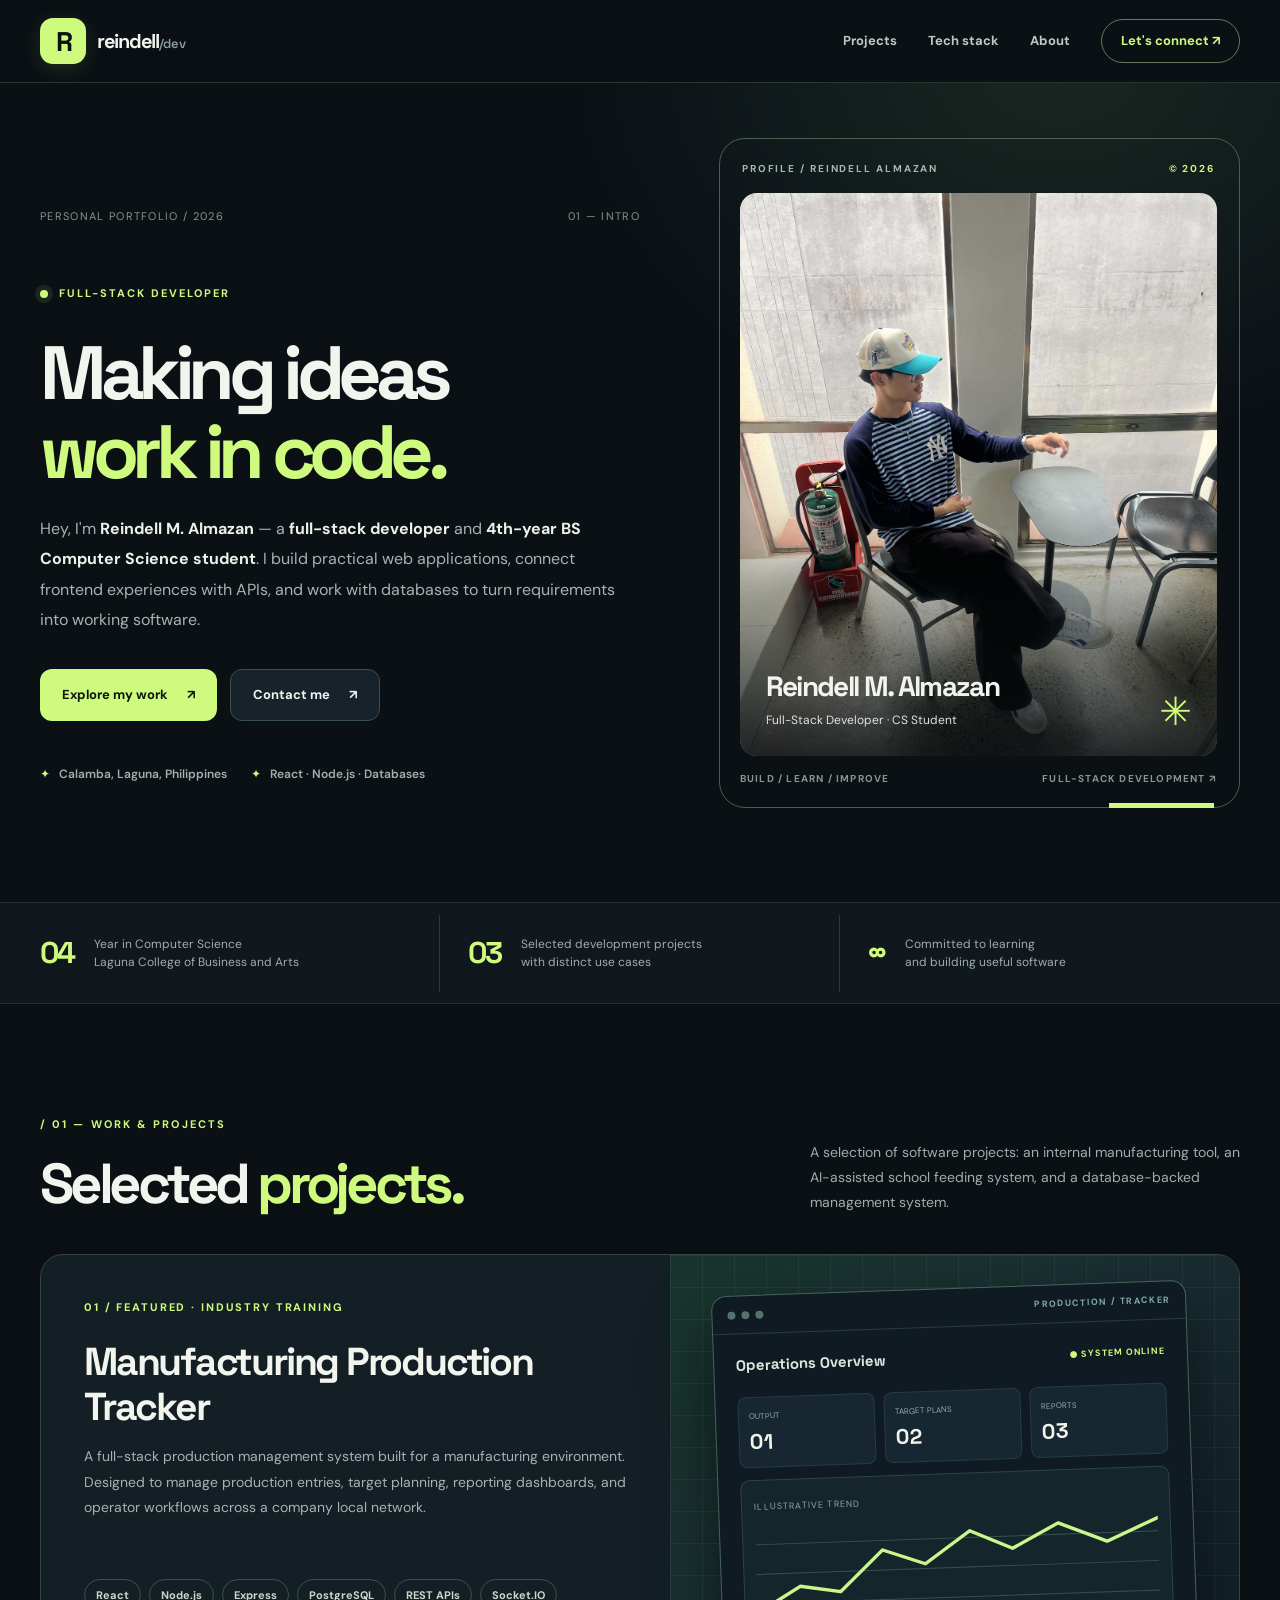
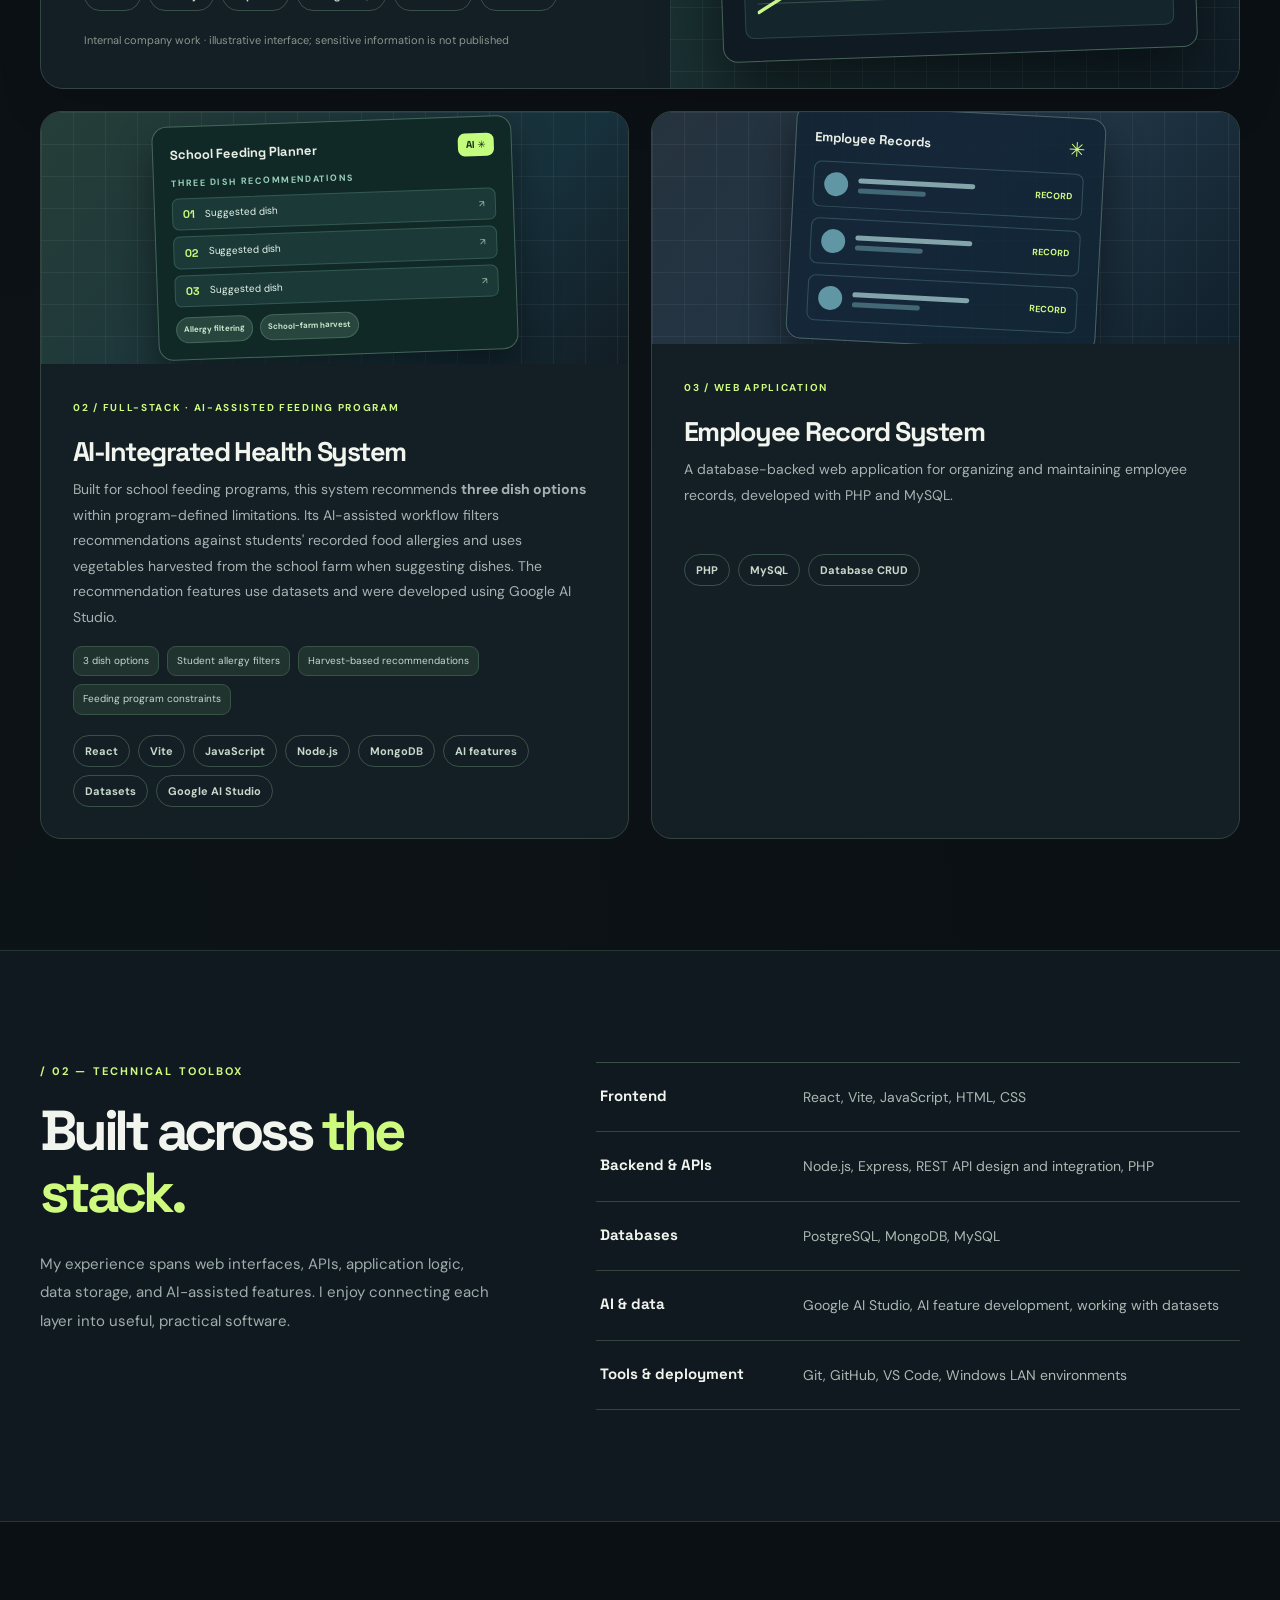
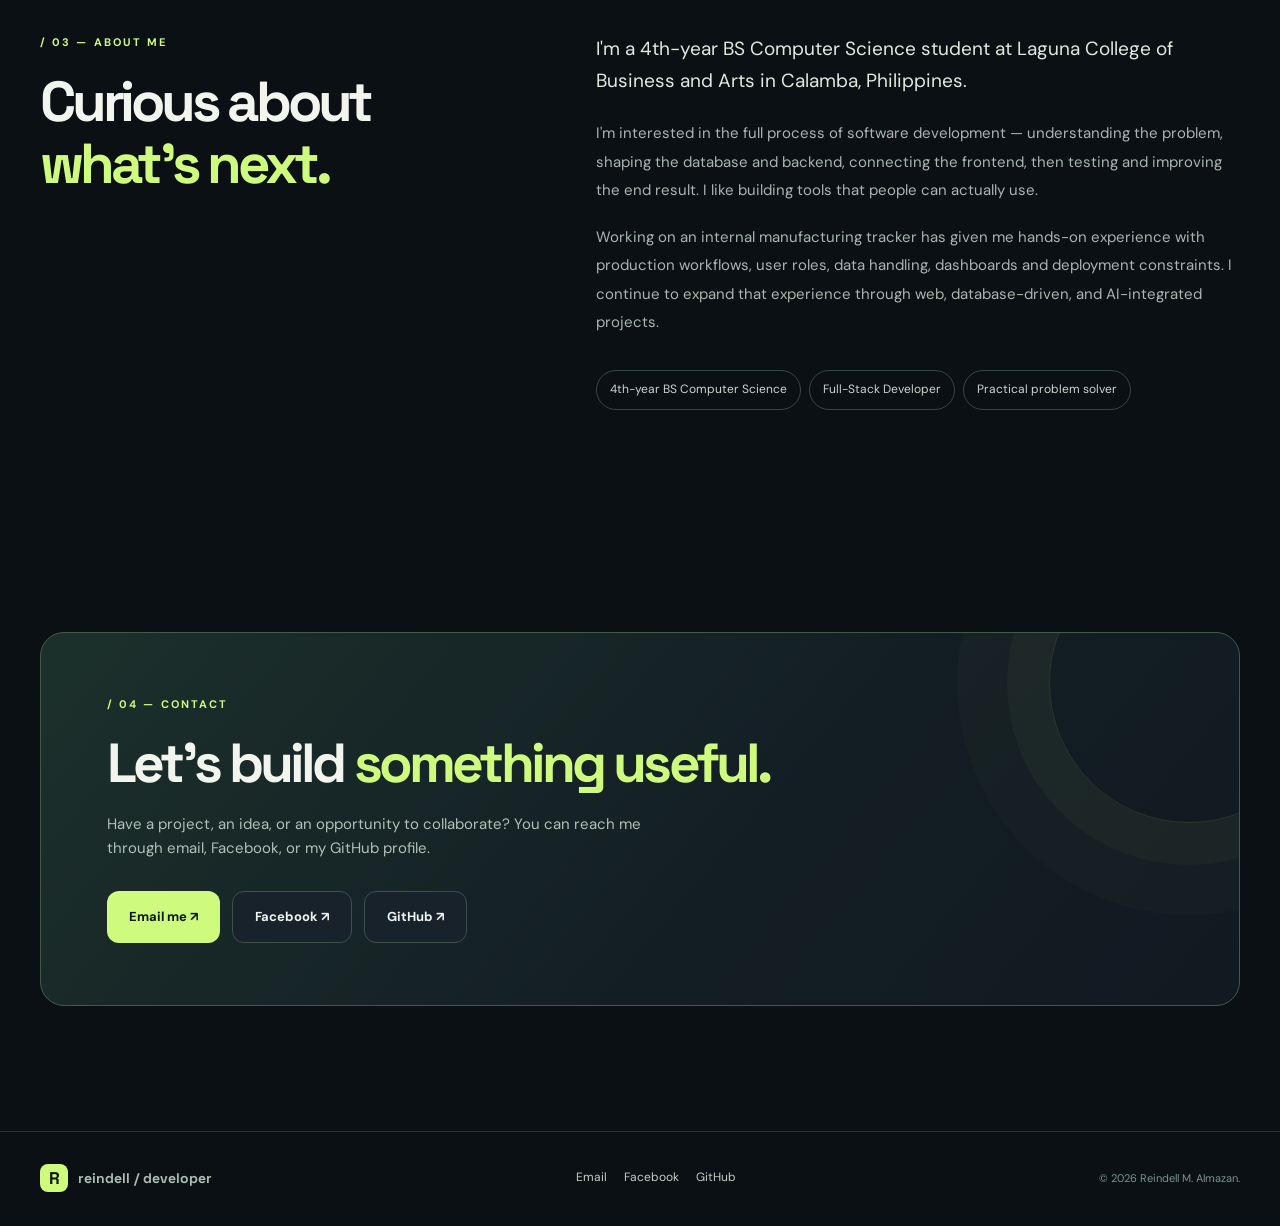
<file: index.html>
<!doctype html>
<html lang="en">
<head>
  <meta charset="utf-8">
  <meta name="viewport" content="width=device-width, initial-scale=1">
  <meta name="theme-color" content="#0b1015">
  <meta name="color-scheme" content="dark">
  <title>Reindell M. Almazan — Full-Stack Developer</title>
  <meta name="description" content="Portfolio of Reindell M. Almazan, a full-stack developer and fourth-year BS Computer Science student in the Philippines. Software projects, technology stack, and contact information.">
  <link rel="canonical" href="https://reindell.github.io/">
  <meta property="og:type" content="website">
  <meta property="og:title" content="Reindell M. Almazan — Full-Stack Developer">
  <meta property="og:description" content="Building practical software, from frontend to APIs and databases.">
  <meta property="og:url" content="https://reindell.github.io/">
  <meta property="og:image" content="https://reindell.github.io/site-icon.png?v=2">
  <meta property="og:image:width" content="512">
  <meta property="og:image:height" content="512">
  <meta name="twitter:card" content="summary">
  <meta name="twitter:image" content="https://reindell.github.io/site-icon.png?v=2">
  <link rel="icon" type="image/svg+xml" href="/favicon.svg?v=2">
  <link rel="icon" sizes="any" href="/favicon.ico?v=2">
  <link rel="apple-touch-icon" sizes="180x180" href="/apple-touch-icon.png?v=2">
  <link rel="preconnect" href="https://fonts.googleapis.com">
  <link rel="preconnect" href="https://fonts.gstatic.com" crossorigin>
  <link href="https://fonts.googleapis.com/css2?family=DM+Sans:wght@400;500;600;700&family=Space+Grotesk:wght@400;500;600;700&display=swap" rel="stylesheet">
  <style>
    :root{--bg:#0b1015;--bg-raised:#111921;--bg-panel:#141e27;--border:#27343a;--border-hi:#40534a;--text:#f1f5ee;--muted:#9faaa8;--muted2:#7f9290;--accent:#cefb7e;--accent-dark:#aee967;--blue:#b3ddd9;--font:'DM Sans',system-ui,-apple-system,'Segoe UI',sans-serif;--heading:'Space Grotesk',system-ui,sans-serif}
    *,*::before,*::after{box-sizing:border-box}
    html{scroll-behavior:smooth;scroll-padding-top:96px}
    body{margin:0;background:var(--bg);color:var(--text);font:400 15px/1.65 var(--font);-webkit-font-smoothing:antialiased;overflow-x:hidden}
    a{color:inherit}button{font:inherit}img{display:block;max-width:100%} ::selection{background:var(--accent);color:var(--bg)}
    :focus-visible{outline:3px solid var(--accent);outline-offset:4px}
    .container{width:min(1220px,calc(100% - 80px));margin-inline:auto}
    .skip-link{position:absolute;left:16px;top:-80px;background:var(--accent);color:var(--bg);padding:12px 17px;z-index:80;text-decoration:none;font-weight:700}.skip-link:focus{top:12px}
    .header{position:sticky;top:0;z-index:40;background:rgba(11,16,21,.88);backdrop-filter:blur(18px);border-bottom:1px solid #28362f}
    .nav{display:flex;align-items:center;justify-content:space-between;gap:24px;height:82px}
    .brand{display:inline-flex;align-items:center;gap:11px;text-decoration:none;min-width:max-content}
    .brand-mark{display:grid;place-items:center;width:46px;height:46px;background:var(--accent);color:#09130e;border-radius:13px;font:700 27px/1 var(--heading);letter-spacing:-.08em;box-shadow:0 5px 20px #baff7420}
    .brand-name{font:700 20px/1 var(--heading);letter-spacing:-.065em}.brand-name span{color:#8e9d9c;font-size:13px;font-weight:600;letter-spacing:-.025em}
    .nav-links{display:flex;align-items:center;gap:31px}.nav-links a{font-size:13px;font-weight:700;text-decoration:none;color:#bdc9c5;transition:color .2s}.nav-links a:hover{color:var(--accent)}
    .nav-links .nav-cta{border:1px solid #657a57;border-radius:100px;padding:10px 19px;color:var(--accent)}
    .nav-toggle{display:none;align-items:center;justify-content:center;width:44px;height:44px;background:#162128;color:var(--text);border:1px solid #34483e;border-radius:12px;cursor:pointer}
    .nav-toggle svg{height:22px;width:22px}
    .eyebrow{display:inline-flex;align-items:center;gap:11px;letter-spacing:.18em;text-transform:uppercase;font:700 11px/1.5 var(--font);color:var(--accent)}
    .eyebrow-dot{width:8px;height:8px;background:var(--accent);border-radius:50%;box-shadow:0 0 0 5px rgba(206,251,126,.09)}
    .hero{position:relative;isolation:isolate;padding:55px 0 94px;overflow:hidden}
    .hero::before{content:"";position:absolute;z-index:-1;width:1000px;height:780px;top:-410px;right:-280px;background:radial-gradient(ellipse at center,#57774736 0%,#4d82601a 35%,transparent 69%);pointer-events:none}
    .hero-grid{display:grid;grid-template-columns:minmax(0,1.08fr) minmax(0,.92fr);align-items:center;gap:67px}
    .hero-copy{padding-top:45px}
    .hero-index{display:flex;align-items:center;justify-content:space-between;max-width:600px;color:#85968f;font-size:11px;letter-spacing:.12em;text-transform:uppercase;margin-bottom:56px}
    .hero h1{font:700 clamp(56px,5.9vw,90px)/1.035 var(--heading);letter-spacing:-.085em;margin:29px 0 23px;max-width:720px}
    .hero h1 .line{display:block}.hero h1 .accent{color:var(--accent)}
    .hero-description{font-size:16px;line-height:1.91;color:#a7b3b1;max-width:580px;margin:0}
    .hero-description strong{color:#ecf1e9;font-weight:700}
    .hero-actions{display:flex;align-items:center;flex-wrap:wrap;gap:13px;margin-top:33px}
    .button{display:inline-flex;align-items:center;justify-content:center;gap:19px;min-height:52px;padding:13px 22px;border-radius:12px;font:700 13px/1.5 var(--font);text-decoration:none;transition:transform .2s,background .2s,border-color .2s}
    .button:hover{transform:translateY(-3px)}.button-primary{background:var(--accent);color:#0c170d}.button-primary:hover{background:#dfffaa}.button-secondary{background:#18222a;color:#eff4f0;border:1px solid #3e504d}.button-secondary:hover{border-color:#91b975}
    .hero-details{display:flex;flex-wrap:wrap;gap:24px;margin-top:44px;color:#a2b1ae;font-size:12px;font-weight:600}.hero-details span::before{content:"✦";color:var(--accent);margin-right:9px}
    .portrait-wrap{position:relative;padding:23px 23px 21px 21px;margin-left:auto;width:100%;max-width:540px}
    .portrait-wrap::before{content:"";position:absolute;inset:0;border:1px solid #49614a;border-radius:26px;pointer-events:none}
    .portrait-wrap::after{content:"";position:absolute;bottom:0;right:26px;width:105px;height:5px;background:var(--accent)}
    .portrait-label{display:flex;justify-content:space-between;align-items:center;gap:15px;margin-bottom:15px;padding:0 2px;font-size:10px;font-weight:700;letter-spacing:.19em;color:#a7b8ad}
    .portrait-label span:last-child{color:var(--accent)}
    .portrait-frame{position:relative;border-radius:17px;overflow:hidden;height:clamp(440px,44vw,594px);background:#27312d}
    .portrait-frame::after{content:"";position:absolute;inset:45% 0 0;background:linear-gradient(transparent,rgba(9,14,17,.06) 20%,rgba(8,13,16,.85) 100%);pointer-events:none}
    .portrait-frame img{width:100%;height:100%;object-fit:cover;object-position:center 45%}
    .portrait-text{position:absolute;z-index:2;bottom:25px;left:26px;right:25px;display:flex;justify-content:space-between;align-items:end;gap:8px}
    .portrait-text strong{font:700 28px/1 var(--heading);letter-spacing:-.06em}.portrait-text span{display:block;font-size:12px;color:#dbe5de;margin-top:7px}.portrait-text .portrait-star{font:400 39px/1 var(--heading);color:var(--accent)}
    .portrait-bottom{display:flex;justify-content:space-between;gap:15px;padding-top:15px;color:#85988c;font-size:10px;font-weight:700;letter-spacing:.12em}
    .stat-strip{background:#10171d;border-top:1px solid #23312d;border-bottom:1px solid #23312d}
    .stat-grid{min-height:100px;display:grid;grid-template-columns:1fr 1fr 1fr;align-items:center}
    .stat-cell{padding:20px 28px;display:flex;align-items:center;gap:20px;border-right:1px solid #2b3937}.stat-cell:first-child{padding-left:0}.stat-cell:last-child{border-right:0}
    .stat-figure{font:700 30px/1 var(--heading);letter-spacing:-.065em;color:var(--accent);white-space:nowrap}.stat-detail{font-size:12px;line-height:1.55;color:#9fafaa}
    .section{padding:111px 0}.section-heading{margin:0;font:700 clamp(36px,4.4vw,58px)/1.1 var(--heading);letter-spacing:-.075em}.section-heading span{color:var(--accent)}
    .section-label{display:block;font-weight:700;letter-spacing:.19em;text-transform:uppercase;color:var(--accent);font-size:11px;margin-bottom:20px}
    .section-top{display:flex;align-items:end;justify-content:space-between;gap:45px;margin-bottom:39px}.section-intro{max-width:430px;color:#a0adaa;font-size:14px;line-height:1.8;margin:0}
    .projects{background:radial-gradient(ellipse at 8% 100%,#1b30261a,transparent 54%)}
    .project-featured{display:grid;grid-template-columns:minmax(0,1.05fr) minmax(0,.95fr);background:#141e25;border:1px solid #344641;border-radius:23px;overflow:hidden;min-height:414px;box-shadow:0 22px 45px #0000001a}
    .project-copy{padding:43px 43px 39px;display:flex;flex-direction:column;align-items:start}
    .project-number{font-size:11px;font-weight:700;letter-spacing:.17em;text-transform:uppercase;color:var(--accent)}
    .project-copy h3,.compact-copy h3{font:700 clamp(27px,3.15vw,39px)/1.15 var(--heading);letter-spacing:-.057em;margin:24px 0 14px}
    .project-copy p,.compact-copy p{color:#a4b3b1;line-height:1.83;font-size:14px;margin:0}
    .tags{display:flex;flex-wrap:wrap;gap:8px;margin-top:auto;padding-top:27px}.tag{border:1px solid #385148;padding:6px 11px;border-radius:100px;color:#c6d9cb;font-size:11px;font-weight:700}
    .project-subtext{font-size:11px;color:#85988e;margin-top:20px}
    .production-art{display:flex;align-items:center;justify-content:center;position:relative;min-height:414px;padding:33px;background:linear-gradient(135deg,#18352d,#1a2f32 46%,#101d26)}
    .production-art::before,.health-art::before,.employee-art::before{position:absolute;inset:0;content:"";background-image:linear-gradient(#ffffff0d 1px,transparent 1px),linear-gradient(90deg,#ffffff0d 1px,transparent 1px);background-size:32px 32px}
    .dashboard-preview{position:relative;width:100%;max-width:475px;transform:rotate(-2deg);background:#101a23;border:1px solid #466359;border-radius:15px;box-shadow:0 30px 65px #0008;overflow:hidden}
    .browser-top{height:38px;border-bottom:1px solid #263e3c;display:flex;align-items:center;gap:6px;padding:0 15px}.browser-top i{display:block;width:8px;height:8px;background:#57726b;border-radius:50%}.browser-top span{margin-left:auto;color:#7faaa3;font-size:9px;letter-spacing:.15em;font-weight:700}
    .dash-body{padding:22px}.dash-title{display:flex;align-items:center;justify-content:space-between;gap:8px;color:#dde7df;font:700 15px/1.2 var(--heading)}.dash-title small{font:700 9px var(--font);letter-spacing:.1em;color:var(--accent)}
    .dash-stats{display:grid;grid-template-columns:repeat(3,1fr);gap:9px;margin-top:23px}.dash-stat{background:#172731;border:1px solid #263b42;border-radius:8px;padding:12px 10px}.dash-stat small{display:block;font-size:8px;color:#94a9ab}.dash-stat b{display:block;font:700 21px var(--heading);color:#f2f4ea;margin-top:5px}
    .chart-panel{margin-top:12px;padding:12px;border:1px solid #2c4445;background:#14262b;border-radius:9px}.chart-title{font-size:9px;letter-spacing:.13em;color:#90a7a3}.chart-panel svg{width:100%;height:105px;display:block;margin-top:3px}
    .secondary-projects{display:grid;grid-template-columns:repeat(2,minmax(0,1fr));gap:22px;margin-top:22px}
    .compact-card{overflow:hidden;background:#141e25;border:1px solid #33443e;border-radius:21px;transition:transform .2s,border-color .2s}.compact-card:hover{transform:translateY(-4px);border-color:#7caa76}
    .compact-art{height:232px;display:flex;align-items:center;justify-content:center;position:relative;overflow:hidden}.health-art{background:linear-gradient(130deg,#263e38,#17313c 70%,#121c24)}.employee-art{background:linear-gradient(130deg,#26333f,#203444 60%,#10202b)}
    .health-ui,.employee-ui{position:relative;border:1px solid #77988e88;background:#112a2dcf;box-shadow:0 22px 40px #0007;border-radius:15px;width:min(75%,310px);padding:18px 19px;transform:rotate(-3deg)}
    .health-ui-head,.employee-ui-head{display:flex;align-items:center;justify-content:space-between;color:#e9eee5;font:700 13px var(--heading)}.health-ui-head span{display:grid;place-items:center;width:28px;height:28px;border-radius:8px;background:#c4fc7d;color:#14271a;font-size:19px}
    .health-ui{transform:rotate(-2deg);width:min(82%,360px);padding:16px 17px;border-color:#8bb9a36b;background:#102927}
    .health-ui-head span{width:auto;height:auto;display:inline-flex;gap:4px;font-size:10px;padding:5px 8px;border-radius:7px;white-space:nowrap}
    .health-visual-caption{font-size:9px;letter-spacing:.16em;font-weight:700;color:#9bcfb9;margin:10px 0 7px}
    .health-options{display:grid;gap:6px}
    .health-option{display:flex;align-items:center;gap:10px;padding:7px 10px;background:#1b3a37;border:1px solid #335952;border-radius:7px;font-size:10px;color:#e7f4eb}
    .health-option b{font:700 11px var(--heading);color:var(--accent)}
    .health-option span{margin-left:auto;color:#a3c7b3;font-size:9px}
    .health-filters{display:flex;gap:7px;margin-top:10px;flex-wrap:wrap}
    .health-filters span{border:1px solid #44675a;background:#28463e;border-radius:99px;color:#c5e6cd;font-size:8px;font-weight:700;padding:5px 7px}
    .health-feature-list{display:flex;flex-wrap:wrap;gap:8px;margin-top:15px}
    .health-feature-list span{font-size:10px;color:#c4d9d1;padding:6px 9px;background:#21332e;border:1px solid #365346;border-radius:9px}
    .health-art{min-height:252px;height:252px}
    .employee-ui{transform:rotate(3deg);background:#122536d9}.employee-ui-head span{font-size:20px;color:var(--accent)}.employee-row{margin-top:11px;display:flex;gap:10px;align-items:center;padding:10px;border:1px solid #31505d;border-radius:8px}.employee-row .avatar{width:24px;height:24px;border-radius:50%;background:#6196a5}.employee-row .lines{display:grid;gap:5px;flex:1}.employee-row .lines i{display:block;width:70%;height:5px;border-radius:8px;background:#82a4aa}.employee-row .lines i:last-child{width:41%;background:#426876}.employee-row b{color:var(--accent);font:700 9px var(--font)}
    .compact-copy{padding:30px 32px 31px}.compact-copy .project-number{font-size:10px}.compact-copy h3{font-size:27px;margin:17px 0 10px}.compact-copy p{min-height:77px}.compact-copy .tags{padding-top:20px}
    .stack{border-block:1px solid #243731;background:#101920}.stack-layout{display:grid;grid-template-columns:.85fr 1.15fr;gap:80px}.stack-copy p{color:#9eaeab;line-height:1.9;max-width:455px;margin-top:26px}.skill-table{border-top:1px solid #385047}.skill-row{display:grid;grid-template-columns:175px 1fr;gap:28px;border-bottom:1px solid #33453c;padding:23px 4px}.skill-row strong{font:700 15px var(--heading)}.skill-row span{font-size:14px;line-height:1.6;color:#aab9b2}
    .about-layout{display:grid;grid-template-columns:.85fr 1.15fr;gap:80px}.about-lead{color:#e1e9df;font-size:19px;line-height:1.7;margin:0 0 22px}.about-body p:not(.about-lead){color:#a9b6b0;line-height:1.9;margin:0 0 18px}.about-chips{display:flex;flex-wrap:wrap;gap:8px;padding-top:15px}.about-chips span{border:1px solid #344b44;color:#c8d6ce;padding:9px 13px;font-size:12px;border-radius:999px}
    .contact{padding-bottom:125px}.contact-box{position:relative;overflow:hidden;background:linear-gradient(130deg,#1c302b,#131e24 60%,#111921);border:1px solid #425b49;border-radius:24px;padding:62px 66px}.contact-box::after{content:"";position:absolute;right:-90px;top:-90px;width:280px;height:280px;border:1px solid rgba(206,251,126,.11);border-radius:50%;box-shadow:0 0 0 42px rgba(206,251,126,.03),0 0 0 92px rgba(206,251,126,.018);pointer-events:none;z-index:0}.contact-box>*{position:relative;z-index:1}@media(max-width:680px){.contact-box::after{display:none}}.contact-box h2{margin:9px 0 17px;font:700 clamp(38px,4.3vw,58px)/1.12 var(--heading);letter-spacing:-.07em}.contact-box h2 span{color:var(--accent)}.contact-box p{max-width:560px;color:#b3c0b7;margin:0}.contact-actions{display:flex;flex-wrap:wrap;gap:12px;margin-top:30px;position:relative;z-index:1}
    .footer{border-top:1px solid #283630;padding:32px 0 34px}.footer-inner{display:flex;align-items:center;justify-content:space-between;gap:20px}.footer-brand{display:inline-flex;align-items:center;gap:10px;text-decoration:none;font:700 14px var(--heading);color:#adbdb1}.footer-logo{display:grid;place-items:center;width:28px;height:28px;border-radius:8px;background:var(--accent);color:#0c1911;font:700 17px var(--heading)}.footer-copy{font-size:11px;color:#7c948b}.footer-links{display:flex;gap:17px}.footer-links a{color:#c1d0c6;text-decoration:none;font-size:12px}.footer-links a:hover{color:var(--accent)}
    @media(max-width:1100px){.container{width:min(1220px,calc(100% - 54px))}.hero-grid{gap:30px}.hero h1{font-size:clamp(49px,6vw,72px)}.hero-index{margin-bottom:29px}.portrait-wrap{max-width:465px}.portrait-frame{height:525px}.project-copy{padding:32px}.stack-layout,.about-layout{gap:45px}}
    @media(max-width:830px){.hero{padding:37px 0 75px}.hero-grid{grid-template-columns:1fr;gap:55px}.hero-copy{padding-top:10px}.hero h1{max-width:780px;font-size:clamp(48px,9vw,82px)}.hero-index{max-width:none}.portrait-wrap{max-width:570px;width:100%;margin:0 auto}.portrait-frame{height:min(77vw,640px)}.project-featured{grid-template-columns:1fr}.production-art{min-height:330px;order:-1}.section-top{align-items:start;flex-direction:column;gap:17px}.stack-layout,.about-layout{grid-template-columns:1fr;gap:35px}.contact-box{padding:47px}.stat-cell{gap:11px;padding:19px}.stat-figure{font-size:27px}}
    @media(max-width:680px){.container{width:calc(100% - 36px)}.nav{height:72px}.brand-mark{width:41px;height:41px;font-size:25px}.brand-name{font-size:18px}.nav-toggle{display:flex}.nav-links{display:none;position:absolute;top:72px;left:0;right:0;background:#111b21;border-bottom:1px solid #365246;padding:22px 18px 27px;box-shadow:0 18px 30px #0008;flex-direction:column;gap:20px;align-items:stretch}.nav-links.is-open{display:flex}.nav-links a{font-size:15px}.nav-links .nav-cta{text-align:center}.hero{padding:24px 0 61px}.hero-index{margin-bottom:26px;font-size:9px}.hero h1{font-size:clamp(46px,11vw,65px);margin:22px 0}.hero-description{font-size:15px}.hero-details{gap:9px 21px;margin-top:30px}.portrait-wrap{padding:14px}.portrait-label{font-size:9px}.portrait-frame{height:min(110vw,580px)}.portrait-text strong{font-size:24px}.stat-grid{grid-template-columns:1fr}.stat-cell{border-right:0;border-bottom:1px solid #293c34;padding:15px 0}.stat-cell:last-child{border-bottom:0}.stat-figure{width:54px;font-size:27px}.section{padding:76px 0}.section-top{margin-bottom:28px}.section-heading{font-size:clamp(35px,9vw,47px)}.secondary-projects{grid-template-columns:1fr;gap:17px}.compact-copy p{min-height:0}.skill-row{grid-template-columns:1fr;gap:9px;padding:17px 2px}.contact{padding-bottom:80px}.contact-box{padding:36px 26px}.contact-box h2{font-size:clamp(35px,9vw,48px)}.contact-actions .button{flex:1 1 auto}.footer-inner{flex-wrap:wrap}.footer-copy{order:3;width:100%}.footer-links{margin-left:auto}}
    @media(max-width:420px){.hero h1{font-size:46px}.hero-actions .button{width:100%}.hero-details{display:grid}.portrait-frame{height:450px}.portrait-text{left:17px;bottom:18px}.portrait-text strong{font-size:21px}.project-copy{padding:28px 23px}.project-copy h3{font-size:30px}.compact-copy{padding:25px 23px}.dashboard-preview{transform:none}.dash-body{padding:12px}.dash-title{font-size:12px}.dash-stat b{font-size:17px}.production-art{padding:19px;min-height:290px}.contact-box{padding:34px 23px}}
    @media(prefers-reduced-motion:reduce){html{scroll-behavior:auto}.button,.compact-card{transition:none}}
  </style>
</head>
<body>
  <a href="#main" class="skip-link">Skip to main content</a>
  <header class="header" id="top">
    <div class="container nav">
      <a class="brand" href="#top" aria-label="Reindell M. Almazan — home"><span class="brand-mark" aria-hidden="true">R</span><span class="brand-name">reindell<span>/dev</span></span></a>
      <button class="nav-toggle" id="nav-toggle" type="button" aria-controls="nav-links" aria-expanded="false" aria-label="Open navigation menu"><svg viewBox="0 0 24 24" fill="none" stroke="currentColor" stroke-width="1.8" stroke-linecap="round" aria-hidden="true"><path d="M4 7h16M4 12h16M4 17h16"/></svg></button>
      <nav class="nav-links" id="nav-links" aria-label="Main navigation"><a href="#projects">Projects</a><a href="#stack">Tech stack</a><a href="#about">About</a><a class="nav-cta" href="#contact">Let's connect ↗</a></nav>
    </div>
  </header>
  <main id="main">
    <section class="hero" aria-labelledby="hero-heading">
      <div class="container hero-grid">
        <div class="hero-copy">
          <div class="hero-index"><span>PERSONAL PORTFOLIO / 2026</span><span>01 — INTRO</span></div>
          <div class="eyebrow"><span class="eyebrow-dot" aria-hidden="true"></span>FULL-STACK DEVELOPER</div>
          <h1 id="hero-heading"><span class="line">Making ideas</span><span class="line accent">work in code.</span></h1>
          <p class="hero-description">Hey, I'm <strong>Reindell M. Almazan</strong> — a <strong>full-stack developer</strong> and <strong>4th-year BS Computer Science student</strong>. I build practical web applications, connect frontend experiences with APIs, and work with databases to turn requirements into working software.</p>
          <div class="hero-actions"><a class="button button-primary" href="#projects">Explore my work <span aria-hidden="true">↗</span></a><a class="button button-secondary" href="#contact">Contact me <span aria-hidden="true">↗</span></a></div>
          <div class="hero-details"><span>Calamba, Laguna, Philippines</span><span>React · Node.js · Databases</span></div>
        </div>
        <div class="portrait-wrap" aria-label="Profile photo of Reindell M. Almazan">
          <div class="portrait-label"><span>PROFILE / REINDELL ALMAZAN</span><span>© 2026</span></div>
          <div class="portrait-frame"><img src="profile-photo.jpg" width="1200" height="1600" alt="Reindell M. Almazan seated by a window, wearing a cap and striped shirt" fetchpriority="high"><div class="portrait-text"><div><strong>Reindell M. Almazan</strong><span>Full-Stack Developer · CS Student</span></div><span class="portrait-star" aria-hidden="true">✳</span></div></div>
          <div class="portrait-bottom"><span>BUILD / LEARN / IMPROVE</span><span>FULL-STACK DEVELOPMENT ↗</span></div>
        </div>
      </div>
    </section>
    <div class="stat-strip" aria-label="Portfolio focus"><div class="container stat-grid"><div class="stat-cell"><span class="stat-figure">04</span><span class="stat-detail">Year in Computer Science<br>Laguna College of Business and Arts</span></div><div class="stat-cell"><span class="stat-figure">03</span><span class="stat-detail">Selected development projects<br>with distinct use cases</span></div><div class="stat-cell"><span class="stat-figure">∞</span><span class="stat-detail">Committed to learning<br>and building useful software</span></div></div></div>
    <section class="section projects" id="projects" aria-labelledby="projects-heading"><div class="container">
      <div class="section-top"><div><span class="section-label">/ 01 — Work & projects</span><h2 class="section-heading" id="projects-heading">Selected <span>projects.</span></h2></div><p class="section-intro">A selection of software projects: an internal manufacturing tool, an AI-assisted school feeding system, and a database-backed management system.</p></div>
      <article class="project-featured" aria-labelledby="project-manufacturing"><div class="project-copy"><span class="project-number">01 / FEATURED · INDUSTRY TRAINING</span><h3 id="project-manufacturing">Manufacturing Production Tracker</h3><p>A full-stack production management system built for a manufacturing environment. Designed to manage production entries, target planning, reporting dashboards, and operator workflows across a company local network.</p><div class="tags"><span class="tag">React</span><span class="tag">Node.js</span><span class="tag">Express</span><span class="tag">PostgreSQL</span><span class="tag">REST APIs</span><span class="tag">Socket.IO</span></div><div class="project-subtext">Internal company work · illustrative interface; sensitive information is not published</div></div>
      <div class="production-art" aria-label="Illustrative preview of a production operations dashboard"><div class="dashboard-preview"><div class="browser-top"><i></i><i></i><i></i><span>PRODUCTION / TRACKER</span></div><div class="dash-body"><div class="dash-title">Operations Overview <small>● SYSTEM ONLINE</small></div><div class="dash-stats"><div class="dash-stat"><small>OUTPUT</small><b>01</b></div><div class="dash-stat"><small>TARGET PLANS</small><b>02</b></div><div class="dash-stat"><small>REPORTS</small><b>03</b></div></div><div class="chart-panel"><span class="chart-title">ILLUSTRATIVE TREND</span><svg viewBox="0 0 400 110" fill="none" preserveAspectRatio="none" aria-hidden="true"><path d="M0 25H400M0 56H400M0 87H400" stroke="#39514d" stroke-width="1"/><path d="M1 96L43 70L83 77L126 35L168 51L213 18L255 38L301 13L349 34L400 11" stroke="#c9f78b" stroke-width="3.5" stroke-linecap="round" stroke-linejoin="round"/></svg></div></div></div></div></article>
      <div class="secondary-projects">
        <article class="compact-card" aria-labelledby="project-health">
          <div class="compact-art health-art" aria-label="Illustrative three-dish school feeding planner interface; not a real system screenshot">
            <div class="health-ui">
              <div class="health-ui-head">School Feeding Planner <span>AI ✳</span></div>
              <div class="health-visual-caption">THREE DISH RECOMMENDATIONS</div>
              <div class="health-options" aria-hidden="true">
                <div class="health-option"><b>01</b> Suggested dish <span>↗</span></div>
                <div class="health-option"><b>02</b> Suggested dish <span>↗</span></div>
                <div class="health-option"><b>03</b> Suggested dish <span>↗</span></div>
              </div>
              <div class="health-filters"><span>Allergy filtering</span><span>School-farm harvest</span></div>
            </div>
          </div>
          <div class="compact-copy">
            <span class="project-number">02 / FULL-STACK · AI-ASSISTED FEEDING PROGRAM</span>
            <h3 id="project-health">AI-Integrated Health System</h3>
            <p>Built for school feeding programs, this system recommends <strong>three dish options</strong> within program-defined limitations. Its AI-assisted workflow filters recommendations against students' recorded food allergies and uses vegetables harvested from the school farm when suggesting dishes. The recommendation features use datasets and were developed using Google AI Studio.</p>
            <div class="health-feature-list" aria-label="Health System features"><span>3 dish options</span><span>Student allergy filters</span><span>Harvest-based recommendations</span><span>Feeding program constraints</span></div>
            <div class="tags"><span class="tag">React</span><span class="tag">Vite</span><span class="tag">JavaScript</span><span class="tag">Node.js</span><span class="tag">MongoDB</span><span class="tag">AI features</span><span class="tag">Datasets</span><span class="tag">Google AI Studio</span></div>
          </div>
        </article>
        <article class="compact-card" aria-labelledby="project-employee"><div class="compact-art employee-art" aria-label="Illustrative employee management interface"><div class="employee-ui"><div class="employee-ui-head">Employee Records <span aria-hidden="true">✳</span></div><div class="employee-row"><i class="avatar"></i><div class="lines"><i></i><i></i></div><b>RECORD</b></div><div class="employee-row"><i class="avatar"></i><div class="lines"><i></i><i></i></div><b>RECORD</b></div><div class="employee-row"><i class="avatar"></i><div class="lines"><i></i><i></i></div><b>RECORD</b></div></div></div><div class="compact-copy"><span class="project-number">03 / WEB APPLICATION</span><h3 id="project-employee">Employee Record System</h3><p>A database-backed web application for organizing and maintaining employee records, developed with PHP and MySQL.</p><div class="tags"><span class="tag">PHP</span><span class="tag">MySQL</span><span class="tag">Database CRUD</span></div></div></article>
      </div></div></section>
    <section class="section stack" id="stack" aria-labelledby="stack-heading"><div class="container stack-layout"><div class="stack-copy"><span class="section-label">/ 02 — Technical toolbox</span><h2 class="section-heading" id="stack-heading">Built across <span>the stack.</span></h2><p>My experience spans web interfaces, APIs, application logic, data storage, and AI-assisted features. I enjoy connecting each layer into useful, practical software.</p></div><div class="skill-table" aria-label="Technologies I use"><div class="skill-row"><strong>Frontend</strong><span>React, Vite, JavaScript, HTML, CSS</span></div><div class="skill-row"><strong>Backend & APIs</strong><span>Node.js, Express, REST API design and integration, PHP</span></div><div class="skill-row"><strong>Databases</strong><span>PostgreSQL, MongoDB, MySQL</span></div><div class="skill-row"><strong>AI & data</strong><span>Google AI Studio, AI feature development, working with datasets</span></div><div class="skill-row"><strong>Tools & deployment</strong><span>Git, GitHub, VS Code, Windows LAN environments</span></div></div></div></section>
    <section class="section" id="about" aria-labelledby="about-heading"><div class="container about-layout"><div><span class="section-label">/ 03 — About me</span><h2 class="section-heading" id="about-heading">Curious about <span>what's next.</span></h2></div><div class="about-body"><p class="about-lead">I'm a 4th-year BS Computer Science student at Laguna College of Business and Arts in Calamba, Philippines.</p><p>I'm interested in the full process of software development — understanding the problem, shaping the database and backend, connecting the frontend, then testing and improving the end result. I like building tools that people can actually use.</p><p>Working on an internal manufacturing tracker has given me hands-on experience with production workflows, user roles, data handling, dashboards and deployment constraints. I continue to expand that experience through web, database-driven, and AI-integrated projects.</p><div class="about-chips"><span>4th-year BS Computer Science</span><span>Full-Stack Developer</span><span>Practical problem solver</span></div></div></div></section>
    <section class="section contact" id="contact" aria-labelledby="contact-heading"><div class="container"><div class="contact-box"><span class="section-label">/ 04 — Contact</span><h2 id="contact-heading">Let's build <span>something useful.</span></h2><p>Have a project, an idea, or an opportunity to collaborate? You can reach me through email, Facebook, or my GitHub profile.</p><div class="contact-actions"><a class="button button-primary" href="https://mail.google.com/mail/?view=cm&amp;fs=1&amp;to=reindellalmazan29@gmail.com" target="_blank" rel="noopener noreferrer" aria-label="Compose an email to Reindell in Gmail (opens new tab)">Email me ↗</a><a class="button button-secondary" href="https://www.facebook.com/0900209002.r" target="_blank" rel="noopener noreferrer">Facebook ↗</a><a class="button button-secondary" href="https://github.com/reindell" target="_blank" rel="noopener noreferrer" aria-label="Visit Reindell’s GitHub profile">GitHub ↗</a></div></div></div></section>
  </main>
  <footer class="footer"><div class="container footer-inner"><a href="#top" class="footer-brand"><span class="footer-logo" aria-hidden="true">R</span> reindell / developer</a><div class="footer-links"><a href="https://mail.google.com/mail/?view=cm&amp;fs=1&amp;to=reindellalmazan29@gmail.com" target="_blank" rel="noopener noreferrer">Email</a><a href="https://www.facebook.com/0900209002.r" target="_blank" rel="noopener noreferrer">Facebook</a><a href="https://github.com/reindell" target="_blank" rel="noopener noreferrer">GitHub</a></div><span class="footer-copy">© <span id="year">2026</span> Reindell M. Almazan.</span></div></footer>
  <script>
    (()=>{
      const toggle=document.getElementById('nav-toggle');
      const nav=document.getElementById('nav-links');
      if(toggle&&nav){
        const close=()=>{nav.classList.remove('is-open');toggle.setAttribute('aria-expanded','false');toggle.setAttribute('aria-label','Open navigation menu');};
        toggle.addEventListener('click',()=>{const opened=nav.classList.toggle('is-open');toggle.setAttribute('aria-expanded',String(opened));toggle.setAttribute('aria-label',opened?'Close navigation menu':'Open navigation menu');});
        nav.querySelectorAll('a').forEach(a=>a.addEventListener('click',close));
        document.addEventListener('keydown',e=>{if(e.key==='Escape')close();});
        document.addEventListener('click',e=>{if(nav.classList.contains('is-open')&&!nav.contains(e.target)&&!toggle.contains(e.target))close();});
      }
      const year=document.getElementById('year');if(year)year.textContent=String(new Date().getFullYear());
    })();
  </script>
</body>
</html>
</file>
